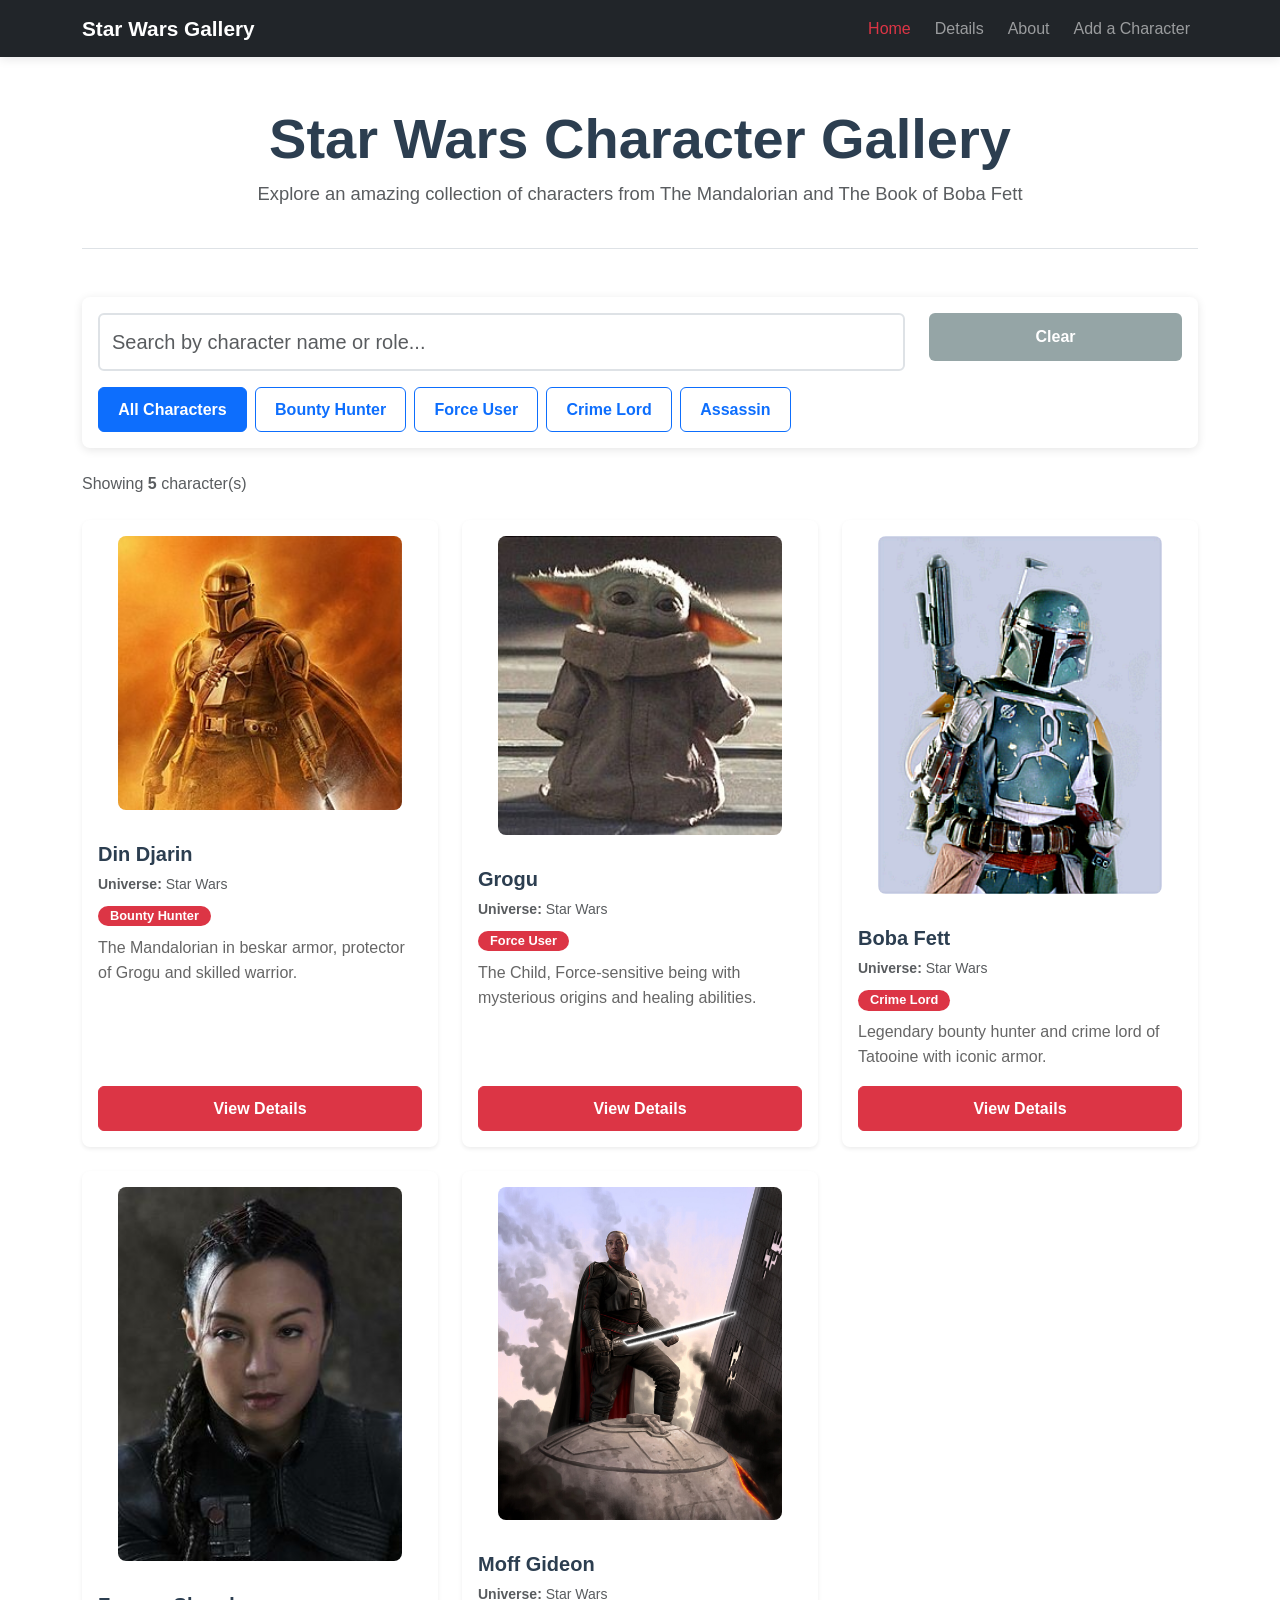
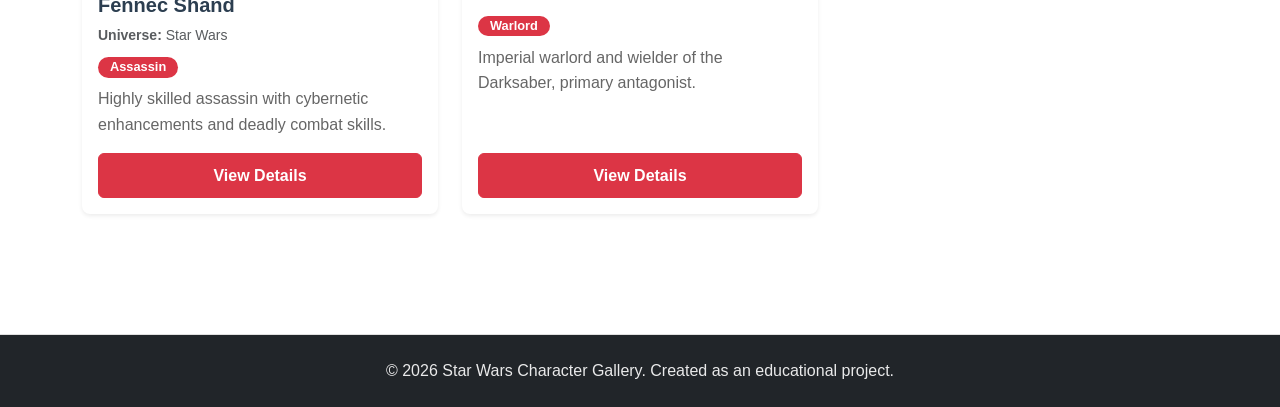
<file: index.html>
<!DOCTYPE html>
<html lang="en">

<head>
    <meta charset="UTF-8">
    <meta name="viewport" content="width=device-width, initial-scale=1.0">
    <title>Star Wars Character Gallery - The Ultimate Collection</title>
    <link href="https://cdn.jsdelivr.net/npm/bootstrap@5.3.0/dist/css/bootstrap.min.css" rel="stylesheet">
    <link rel="stylesheet" href="styles.css">
</head>

<body class="d-flex flex-column min-vh-100">
    <!-- Navigation Bar -->
    <nav class="navbar navbar-expand-lg navbar-dark bg-dark">
        <div class="container-lg">
            <a class="navbar-brand fw-bold" href="index.html"> Star Wars Gallery</a>
            <button class="navbar-toggler" type="button" data-bs-toggle="collapse" data-bs-target="#navbarNav">
                <span class="navbar-toggler-icon"></span>
            </button>
            <div class="collapse navbar-collapse" id="navbarNav">
                <ul class="navbar-nav ms-auto">
                    <li class="nav-item"><a class="nav-link active" href="index.html">Home</a></li>
                    <li class="nav-item"><a class="nav-link" href="details.html">Details</a></li>
                    <li class="nav-item"><a class="nav-link" href="about.html">About</a></li>
                    <li class="nav-item"><a class="nav-link" href="new-character-form.html">Add a Character</a></li>
                </ul>
            </div>
        </div>
    </nav>

    <!-- Main Content -->
    <main class="flex-grow-1">
        <div class="container-lg py-5">
            <div class="page-header text-center mb-5 pb-4 border-bottom">
                <h1 class="display-4 fw-bold">Star Wars Character Gallery</h1>
                <p class="lead text-muted">Explore an amazing collection of characters from The Mandalorian and The Book
                    of Boba Fett</p>
            </div>

            <!-- Search and Filter Section -->
            <div class="card mb-4">
                <div class="card-body">
                    <div class="row mb-3">
                        <div class="col-md-9">
                            <input type="text" placeholder="Search by character name or role..."
                                class="form-control form-control-lg">
                        </div>
                        <div class="col-md-3">
                            <button class="btn btn-secondary w-100">Clear</button>
                        </div>
                    </div>
                    <div class="filter-buttons d-flex flex-wrap gap-2">
                        <button class="btn btn-outline-primary active">All Characters</button>
                        <button class="btn btn-outline-primary">Bounty Hunter</button>
                        <button class="btn btn-outline-primary">Force User</button>
                        <button class="btn btn-outline-primary">Crime Lord</button>
                        <button class="btn btn-outline-primary">Assassin</button>
                    </div>
                </div>
            </div>

            <!-- Results Counter -->
            <div class="mb-4 text-muted">
                Showing <span class="fw-bold">5</span> character(s)
            </div>

            <!-- Characters Grid -->
            <div class="row" id="charactersGrid">
                <!-- Din Djarin Card -->
                <div class="col-md-6 col-lg-4 mb-4">
                    <div class="card h-100 character-card shadow-sm">
                        <div class="card-img-top-wrapper">
                            <img src="images/TheMandalorian.jpg" class="card-img-top" alt="Din Djarin">
                        </div>
                        <div class="card-body d-flex flex-column">
                            <h5 class="card-title">Din Djarin</h5>
                            <p class="text-muted small mb-2"><strong>Universe:</strong> Star Wars</p>
                            <p class="mb-2"><span class="badge bg-danger">Bounty Hunter</span></p>
                            <p class="card-text flex-grow-1">The Mandalorian in beskar armor, protector of Grogu and
                                skilled warrior.</p>
                            <a href="details.html" class="btn btn-danger">View Details</a>
                        </div>
                    </div>
                </div>

                <!-- Grogu Card -->
                <div class="col-md-6 col-lg-4 mb-4">
                    <div class="card h-100 character-card shadow-sm">
                        <div class="card-img-top-wrapper">
                            <img src="images/Grogu_(Star_Wars).jpg" class="card-img-top" alt="Grogu">
                        </div>
                        <div class="card-body d-flex flex-column">
                            <h5 class="card-title">Grogu</h5>
                            <p class="text-muted small mb-2"><strong>Universe:</strong> Star Wars</p>
                            <p class="mb-2"><span class="badge bg-danger">Force User</span></p>
                            <p class="card-text flex-grow-1">The Child, Force-sensitive being with mysterious origins
                                and healing abilities.</p>
                            <a href="details.html" class="btn btn-danger">View Details</a>
                        </div>
                    </div>
                </div>

                <!-- Boba Fett Card -->
                <div class="col-md-6 col-lg-4 mb-4">
                    <div class="card h-100 character-card shadow-sm">
                        <div class="card-img-top-wrapper">
                            <img src="images/FettbobaJB.png" class="card-img-top" alt="Boba Fett">
                        </div>
                        <div class="card-body d-flex flex-column">
                            <h5 class="card-title">Boba Fett</h5>
                            <p class="text-muted small mb-2"><strong>Universe:</strong> Star Wars</p>
                            <p class="mb-2"><span class="badge bg-danger">Crime Lord</span></p>
                            <p class="card-text flex-grow-1">Legendary bounty hunter and crime lord of Tatooine with
                                iconic armor.</p>
                            <a href="details.html" class="btn btn-danger">View Details</a>
                        </div>
                    </div>
                </div>

                <!-- Fennec Shand Card -->
                <div class="col-md-6 col-lg-4 mb-4">
                    <div class="card h-100 character-card shadow-sm">
                        <div class="card-img-top-wrapper">
                            <img src="images/Fennec_Shand.jpg" class="card-img-top" alt="Fennec Shand">
                        </div>
                        <div class="card-body d-flex flex-column">
                            <h5 class="card-title">Fennec Shand</h5>
                            <p class="text-muted small mb-2"><strong>Universe:</strong> Star Wars</p>
                            <p class="mb-2"><span class="badge bg-danger">Assassin</span></p>
                            <p class="card-text flex-grow-1">Highly skilled assassin with cybernetic enhancements and
                                deadly combat skills.</p>
                            <a href="details.html" class="btn btn-danger">View Details</a>
                        </div>
                    </div>
                </div>

                <!-- Moff Gideon Card -->
                <div class="col-md-6 col-lg-4 mb-4">
                    <div class="card h-100 character-card shadow-sm">
                        <div class="card-img-top-wrapper">
                            <img src="images/moff-gideon.jpg" class="card-img-top" alt="Moff Gideon">
                        </div>
                        <div class="card-body d-flex flex-column">
                            <h5 class="card-title">Moff Gideon</h5>
                            <p class="text-muted small mb-2"><strong>Universe:</strong> Star Wars</p>
                            <p class="mb-2"><span class="badge bg-danger">Warlord</span></p>
                            <p class="card-text flex-grow-1">Imperial warlord and wielder of the Darksaber, primary
                                antagonist.</p>
                            <a href="details.html" class="btn btn-danger">View Details</a>
                        </div>
                    </div>
                </div>
            </div>
        </div>
    </main>

    <!-- Footer -->
    <footer class="bg-dark text-white text-center py-4 mt-5">
        <p class="mb-0">&copy; 2026 Star Wars Character Gallery. Created as an educational project.</p>
    </footer>

    <script src="https://cdn.jsdelivr.net/npm/bootstrap@5.3.0/dist/js/bootstrap.bundle.min.js"></script>

</body>

</html>
</file>
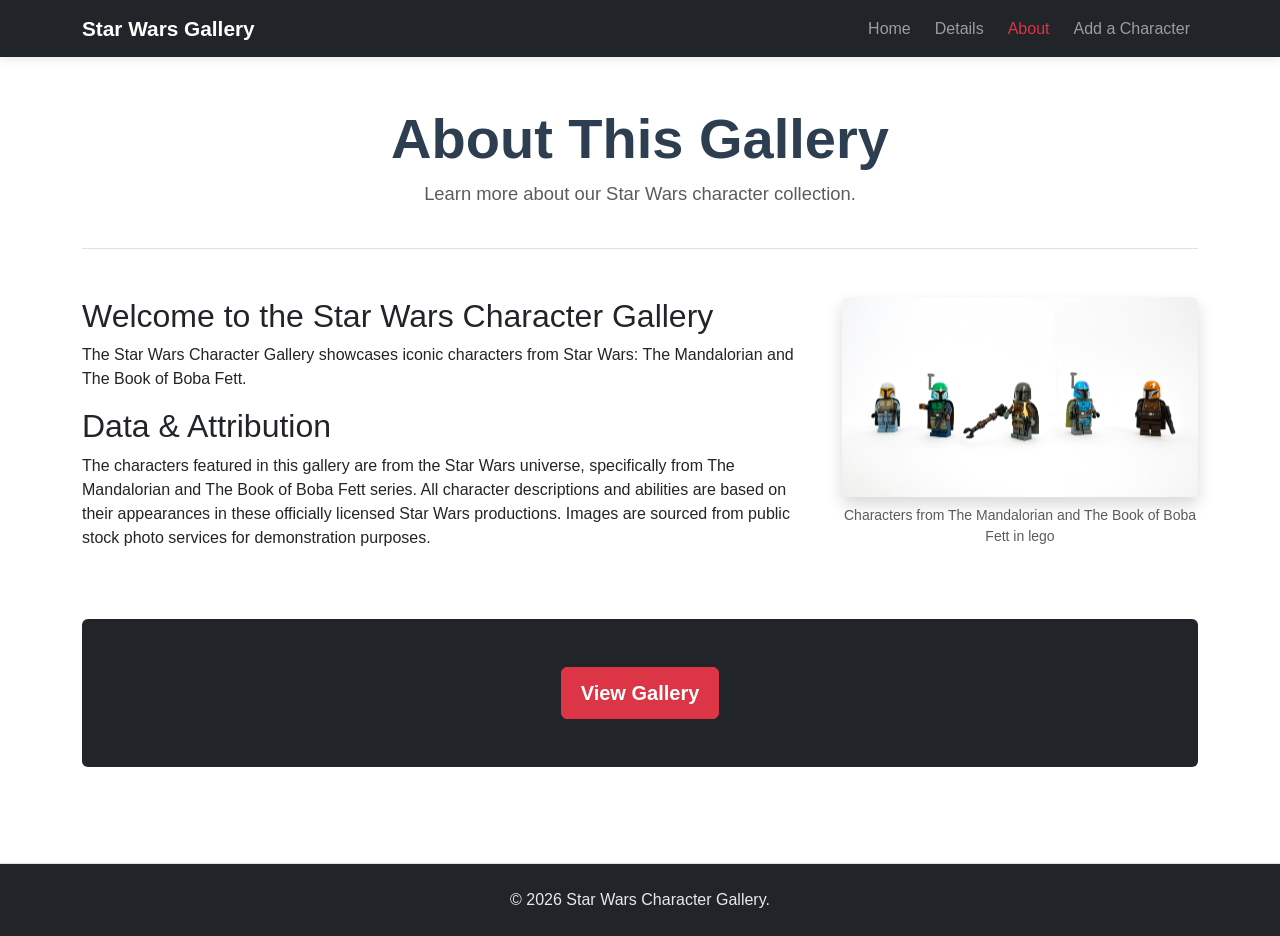
<file: about.html>
<!DOCTYPE html>
<html lang="en">

<head>
    <meta charset="UTF-8">
    <meta name="viewport" content="width=device-width, initial-scale=1.0">
    <title>About - Star Wars Character Gallery</title>
    <link href="https://cdn.jsdelivr.net/npm/bootstrap@5.3.0/dist/css/bootstrap.min.css" rel="stylesheet">
    <link rel="stylesheet" href="styles.css">
</head>

<body class="d-flex flex-column min-vh-100">
    <!-- Navigation Bar -->
    <nav class="navbar navbar-expand-lg navbar-dark bg-dark">
        <div class="container-lg">
            <a class="navbar-brand fw-bold" href="index.html">Star Wars Gallery</a>
            <button class="navbar-toggler" type="button" data-bs-toggle="collapse" data-bs-target="#navbarNav">
                <span class="navbar-toggler-icon"></span>
            </button>
            <div class="collapse navbar-collapse" id="navbarNav">
                <ul class="navbar-nav ms-auto">
                    <li class="nav-item"><a class="nav-link" href="index.html">Home</a></li>
                    <li class="nav-item"><a class="nav-link" href="details.html">Details</a></li>
                    <li class="nav-item"><a class="nav-link active" href="about.html">About</a></li>
                    <li class="nav-item"><a class="nav-link" href="new-character-form.html">Add a Character</a></li>
                </ul>
            </div>
        </div>
    </nav>

    <!-- Main Content -->
    <main class="flex-grow-1">
        <div class="container-lg py-5">
            <div class="page-header text-center mb-5 pb-4 border-bottom">
                <h1 class="display-4 fw-bold">About This Gallery</h1>
                <p class="lead text-muted">Learn more about our Star Wars character collection.</p>
            </div>

            <div class="row">
                <div class="col-lg-8 mb-4 mb-lg-0">
                    <h2>Welcome to the Star Wars Character Gallery</h2>
                    <p>
                        The Star Wars Character Gallery showcases iconic characters from Star Wars: The Mandalorian and
                        The Book of Boba Fett.
                    </p>

                    <h2>Data & Attribution</h2>
                    <p>
                        The characters featured in this gallery are from the Star Wars universe, specifically from The
                        Mandalorian and The Book of Boba Fett series.
                        All character descriptions and abilities are based on their appearances in these officially
                        licensed Star Wars productions.
                        Images are sourced from public stock photo services for demonstration purposes.
                    </p>


                </div>

                <div class="col-lg-4">
                    <div class="mb-4">
                        <img src="images/lego.jpg" class="img-fluid rounded shadow" alt="Star Wars characters">
                        <p class="text-muted small text-center mt-2">Characters from The Mandalorian and The Book of
                            Boba Fett in lego</p>
                    </div>
                </div>
            </div>

            <div class="bg-dark text-white p-5 rounded mt-5 text-center">
                <a href="index.html" class="btn btn-danger btn-lg">View Gallery</a>
            </div>
    </main>

    <!-- Footer -->
    <footer class="bg-dark text-white text-center py-4 mt-5">
        <p class="mb-0">&copy; 2026 Star Wars Character Gallery.</p>
    </footer>

    <script src="https://cdn.jsdelivr.net/npm/bootstrap@5.3.0/dist/js/bootstrap.bundle.min.js"></script>
</body>

</html>
</file>
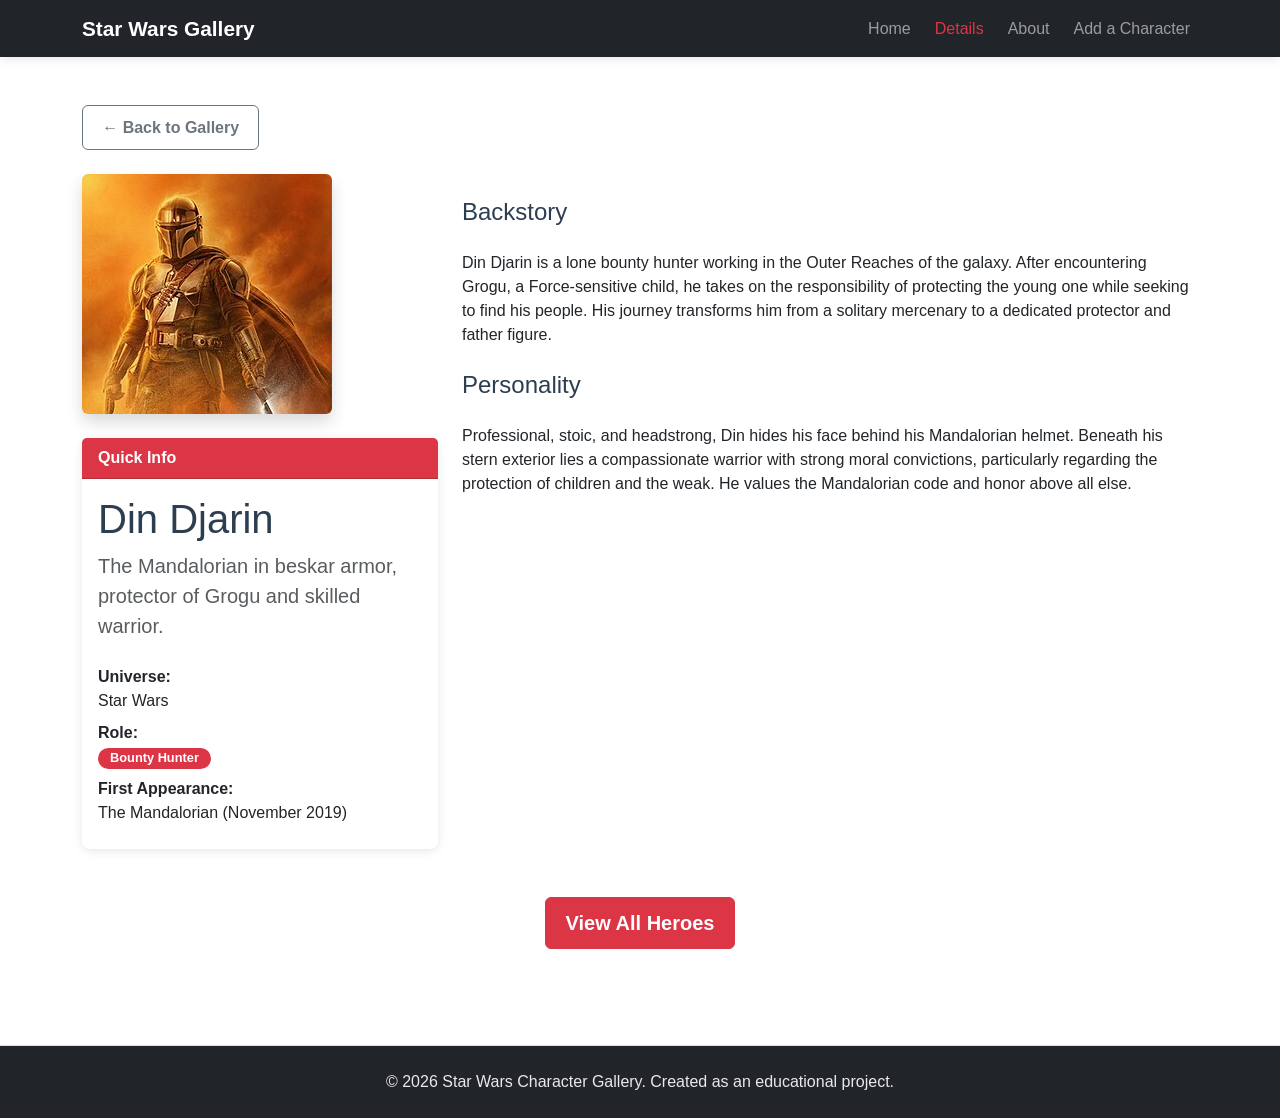
<file: details.html>
<!DOCTYPE html>
<html lang="en">

<head>
    <meta charset="UTF-8">
    <meta name="viewport" content="width=device-width, initial-scale=1.0">
    <title>Character Details - Star Wars Character Gallery</title>
    <link href="https://cdn.jsdelivr.net/npm/bootstrap@5.3.0/dist/css/bootstrap.min.css" rel="stylesheet">
    <link rel="stylesheet" href="styles.css">
</head>

<body class="d-flex flex-column min-vh-100">
    <!-- Navigation Bar -->
    <nav class="navbar navbar-expand-lg navbar-dark bg-dark">
        <div class="container-lg">
            <a class="navbar-brand fw-bold" href="index.html"> Star Wars Gallery</a>
            <button class="navbar-toggler" type="button" data-bs-toggle="collapse" data-bs-target="#navbarNav">
                <span class="navbar-toggler-icon"></span>
            </button>
            <div class="collapse navbar-collapse" id="navbarNav">
                <ul class="navbar-nav ms-auto">
                    <li class="nav-item"><a class="nav-link" href="index.html">Home</a></li>
                    <li class="nav-item"><a class="nav-link active" href="details.html">Details</a></li>
                    <li class="nav-item"><a class="nav-link" href="about.html">About</a></li>
                    <li class="nav-item"><a class="nav-link" href="new-character-form.html">Add a Character</a></li>
                </ul>
            </div>
        </div>
    </nav>

    <!-- Main Content -->
    <main class="flex-grow-1">
        <div class="container-lg py-5">
            <div class="character-details">
                <a href="index.html" class="btn btn-outline-secondary mb-4">&larr; Back to Gallery</a>

                <div class="row">
                    <div class="col-md-4">
                        <div class="mb-4">
                            <img src="images/TheMandalorian.jpg" class="img-fluid rounded shadow" alt="Din Djarin">
                        </div>
                        <div class="card">
                            <div class="card-header bg-danger text-white"><strong>Quick Info</strong></div>

                            <div class="card-body">
                                <h1 class="mb-2">Din Djarin</h1>
                                <p class="lead text-muted mb-4">The Mandalorian in beskar armor, protector of Grogu and
                                    skilled
                                    warrior.</p>
                                <p class="mb-2"><strong>Universe:</strong><br>Star Wars</p>
                                <p class="mb-2"><strong>Role:</strong><br><span class="badge bg-danger">Bounty
                                        Hunter</span></p>
                                <p class="mb-2"><strong>First Appearance:</strong><br>The Mandalorian (November 2019)
                                </p>
                            </div>
                        </div>
                    </div>

                    <div class="col-md-8">
                        <h2 class="mt-4 mb-3">Backstory</h2>
                        <p>Din Djarin is a lone bounty hunter working in the Outer Reaches of the galaxy. After
                            encountering Grogu, a Force-sensitive child, he takes on the responsibility of protecting
                            the young one while seeking to find his people. His journey transforms him from a solitary
                            mercenary to a dedicated protector and father figure.</p>

                        <h2 class="mt-4 mb-3">Personality</h2>
                        <p>Professional, stoic, and headstrong, Din hides his face behind his Mandalorian helmet.
                            Beneath his stern exterior lies a compassionate warrior with strong moral convictions,
                            particularly regarding the protection of children and the weak. He values the Mandalorian
                            code and honor above all else.</p>


                    </div>
                </div>

                <div class="text-center mt-5">
                    <a href="index.html" class="btn btn-danger btn-lg">View All Heroes</a>
                </div>
            </div>
        </div>
    </main>

    <!-- Footer -->
    <footer class="bg-dark text-white text-center py-4 mt-5">
        <p class="mb-0">&copy; 2026 Star Wars Character Gallery. Created as an educational project.</p>
    </footer>

    <script src="https://cdn.jsdelivr.net/npm/bootstrap@5.3.0/dist/js/bootstrap.bundle.min.js"></script>
</body>

</html>
</file>
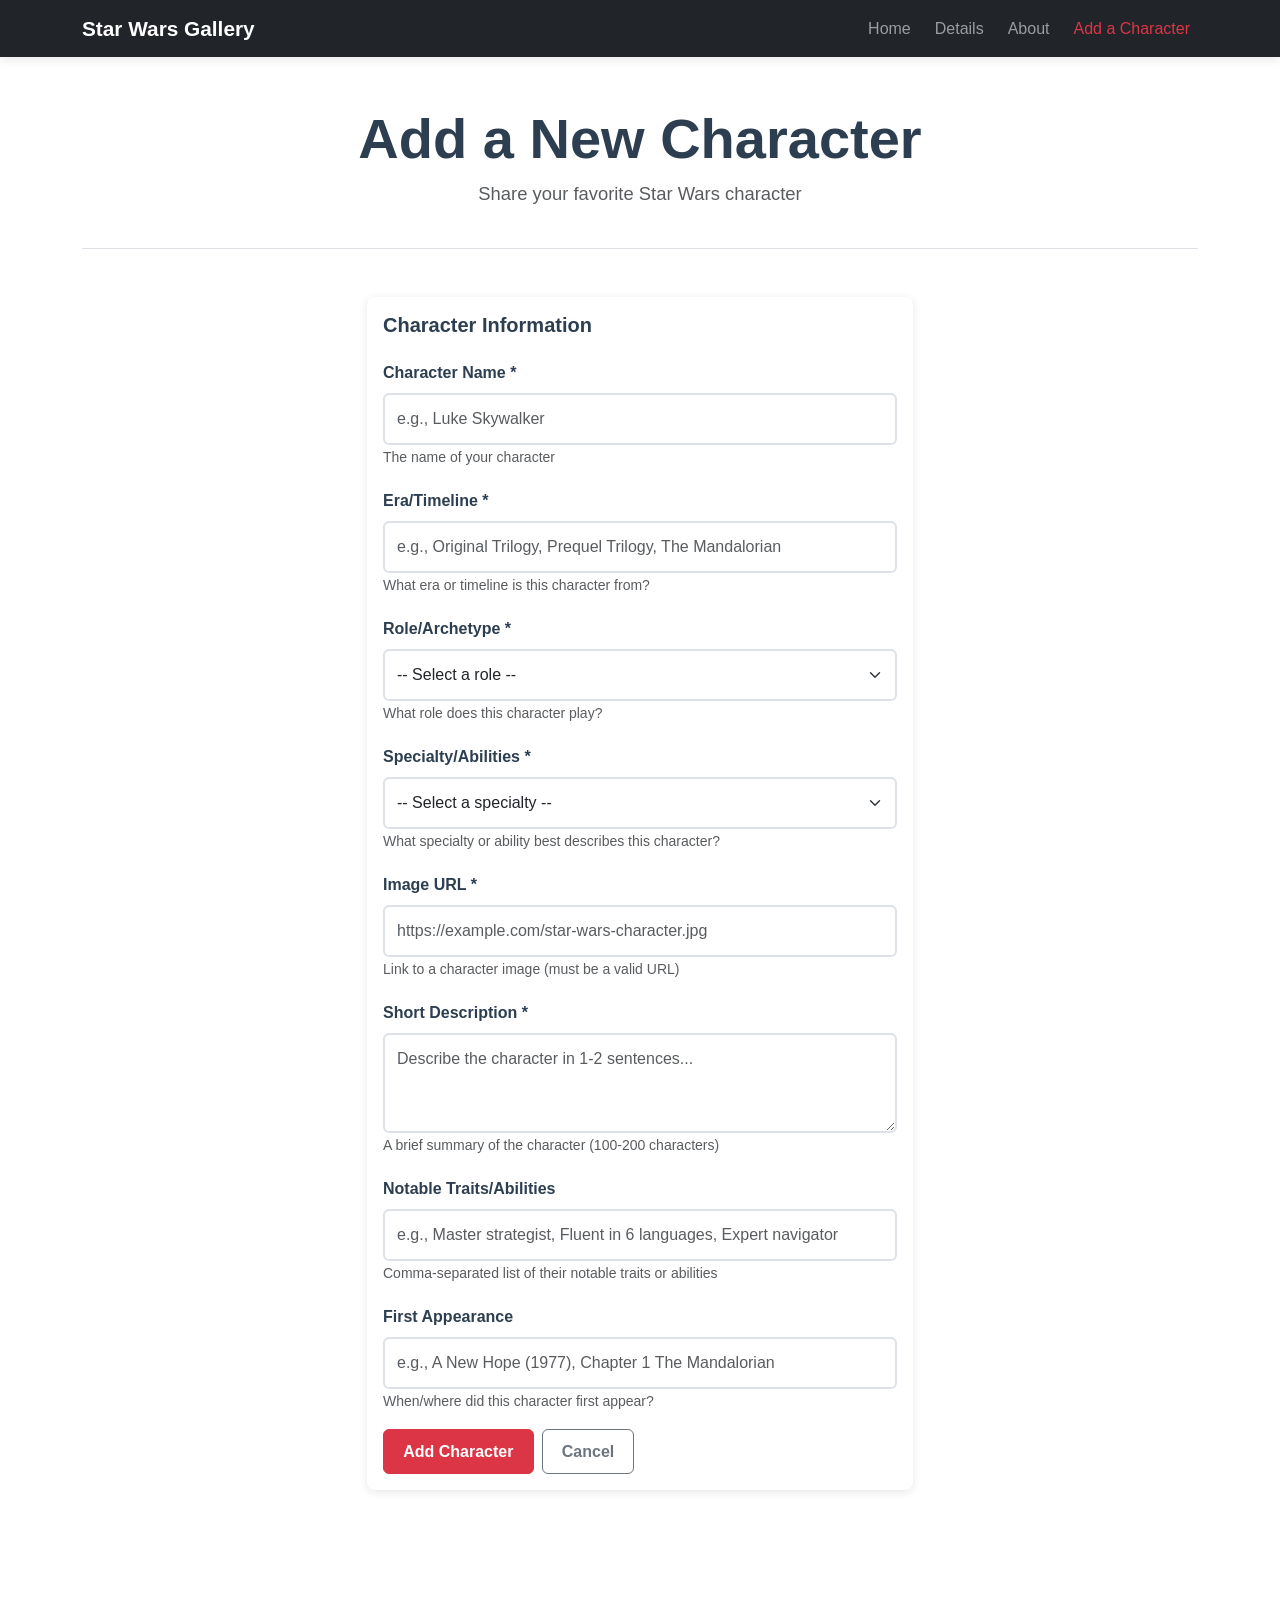
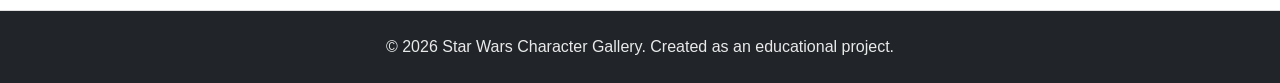
<file: new-character-form.html>
<!DOCTYPE html>
<html lang="en">

<head>
    <meta charset="UTF-8">
    <meta name="viewport" content="width=device-width, initial-scale=1.0">
    <title>Add a Character - Star Wars Character Gallery</title>
    <link href="https://cdn.jsdelivr.net/npm/bootstrap@5.3.0/dist/css/bootstrap.min.css" rel="stylesheet">
    <link rel="stylesheet" href="styles.css">
</head>

<body class="d-flex flex-column min-vh-100">
    <!-- Navigation Bar -->
    <nav class="navbar navbar-expand-lg navbar-dark bg-dark">
        <div class="container-lg">
            <a class="navbar-brand fw-bold" href="index.html"> Star Wars Gallery</a>
            <button class="navbar-toggler" type="button" data-bs-toggle="collapse" data-bs-target="#navbarNav">
                <span class="navbar-toggler-icon"></span>
            </button>
            <div class="collapse navbar-collapse" id="navbarNav">
                <ul class="navbar-nav ms-auto">
                    <li class="nav-item"><a class="nav-link" href="index.html">Home</a></li>
                    <li class="nav-item"><a class="nav-link" href="details.html">Details</a></li>
                    <li class="nav-item"><a class="nav-link" href="about.html">About</a></li>
                    <li class="nav-item"><a class="nav-link active" href="new-character-form.html">Add a Character</a>
                    </li>
                </ul>
            </div>
        </div>
    </nav>

    <!-- Main Content -->
    <main class="flex-grow-1">
        <div class="container-lg py-5">
            <div class="page-header text-center mb-5 pb-4 border-bottom">
                <h1 class="display-4 fw-bold">Add a New Character</h1>
                <p class="lead text-muted">Share your favorite Star Wars character</p>
            </div>

            <div class="row justify-content-center">
                <div class="col-lg-6">
                    <div class="card mb-4">
                        <div class="card-body">
                            <h5 class="card-title mb-4">Character Information</h5>
                            <form id="characterForm">
                                <div class="mb-3">
                                    <label for="characterName" class="form-label"><strong>Character Name
                                            *</strong></label>
                                    <input type="text" id="characterName" name="name" placeholder="e.g., Luke Skywalker"
                                        required class="form-control">
                                    <small class="form-text text-muted">The name of your character</small>
                                </div>

                                <div class="mb-3">
                                    <label for="universe" class="form-label"><strong>Era/Timeline
                                            *</strong></label>
                                    <input type="text" id="universe" name="universe"
                                        placeholder="e.g., Original Trilogy, Prequel Trilogy, The Mandalorian" required
                                        class="form-control">
                                    <small class="form-text text-muted">What era or timeline is this character
                                        from?</small>
                                </div>

                                <div class="mb-3">
                                    <label for="role" class="form-label"><strong>Role/Archetype *</strong></label>
                                    <select id="role" name="role" required class="form-select">
                                        <option value="">-- Select a role --</option>
                                        <option value="Hero">Hero</option>
                                        <option value="Villain">Villain</option>
                                        <option value="Anti-hero">Anti-hero</option>
                                        <option value="Supporting">Supporting Character</option>
                                        <option value="Boss">Boss/Antagonist</option>
                                    </select>
                                    <small class="form-text text-muted">What role does this character play?</small>
                                </div>

                                <div class="mb-3">
                                    <label for="category" class="form-label"><strong>Specialty/Abilities
                                            *</strong></label>
                                    <select id="category" name="category" required class="form-select">
                                        <option value="">-- Select a specialty --</option>
                                        <option value="Force Users">Force Users</option>
                                        <option value="Lightsaber Combat">Lightsaber Combat</option>
                                        <option value="Piloting">Piloting</option>
                                        <option value="Diplomacy">Diplomacy</option>
                                        <option value="Bounty Hunter">Bounty Hunter</option>
                                        <option value="Smuggling">Smuggling</option>
                                        <option value="Droid">Droid</option>
                                        <option value="Other">Other</option>
                                    </select>
                                    <small class="form-text text-muted">What specialty or ability best describes this
                                        character?</small>
                                </div>

                                <div class="mb-3">
                                    <label for="imageUrl" class="form-label"><strong>Image URL *</strong></label>
                                    <input type="url" id="imageUrl" name="imageUrl"
                                        placeholder="https://example.com/star-wars-character.jpg" required
                                        class="form-control">
                                    <small class="form-text text-muted">Link to a character image (must be a valid
                                        URL)</small>
                                </div>

                                <div class="mb-3">
                                    <label for="shortDescription" class="form-label"><strong>Short Description
                                            *</strong></label>
                                    <textarea id="shortDescription" name="shortDescription"
                                        placeholder="Describe the character in 1-2 sentences..." rows="3" required
                                        class="form-control"></textarea>
                                    <small class="form-text text-muted">A brief summary of the character (100-200
                                        characters)</small>
                                </div>

                                <div class="mb-3">
                                    <label for="powers" class="form-label">Notable Traits/Abilities</label>
                                    <input type="text" id="powers" name="powers"
                                        placeholder="e.g., Master strategist, Fluent in 6 languages, Expert navigator"
                                        class="form-control">
                                    <small class="form-text text-muted">Comma-separated list of their notable traits or
                                        abilities</small>
                                </div>

                                <div class="mb-3">
                                    <label for="firstAppearance" class="form-label">First Appearance</label>
                                    <input type="text" id="firstAppearance" name="firstAppearance"
                                        placeholder="e.g., A New Hope (1977), Chapter 1 The Mandalorian"
                                        class="form-control">
                                    <small class="form-text text-muted">When/where did this character first
                                        appear?</small>
                                </div>

                                <div class="d-grid gap-2 d-sm-flex justify-content-sm-start">
                                    <button type="submit" class="btn btn-danger">Add Character</button>
                                    <a href="index.html" class="btn btn-outline-secondary">Cancel</a>
                                </div>
                            </form>
                        </div>
                    </div>
                </div>
            </div>
    </main>

    <!-- Footer -->
    <footer class="bg-dark text-white text-center py-4 mt-5">
        <p class="mb-0">&copy; 2026 Star Wars Character Gallery. Created as an educational project.</p>
    </footer>

    <script src="https://cdn.jsdelivr.net/npm/bootstrap@5.3.0/dist/js/bootstrap.bundle.min.js"></script>
</body>

</html>
</file>
<file: styles.css>
/* ===========================
   Bootstrap Customization
   Superhero Gallery
   =========================== */

:root {
    --primary-color: #2c3e50;
    --secondary-color: #dc3545;
    --accent-color: #0d6efd;
}

body {
    font-family: 'Segoe UI', Tahoma, Geneva, Verdana, sans-serif;
}

.min-vh-100 {
    min-height: 100vh;
}

.flex-grow-1 {
    flex-grow: 1;
}

/* ===========================
   Page Header
   =========================== */

.page-header {
    margin-bottom: 2rem;
    padding-bottom: 1.5rem;
}

.page-header h1 {
    color: var(--primary-color);
    font-weight: 700;
}

.page-header .lead {
    font-size: 1.15rem;
}

/* ===========================
   Character Cards
   =========================== */

.character-card {
    transition: all 0.3s ease;
    border: none;
    height: 100%;
}

.character-card:hover {
    transform: translateY(-8px);
    box-shadow: 0 8px 20px rgba(0, 0, 0, 0.15) !important;
}

.card-img-top-wrapper {
    width: 80%;
    margin: 0 auto;
    padding: 1rem 0;
    text-align: center;
}

.card-img-top {
    max-width: 100%;
    border-radius: 8px;
}

.card-title {
    color: var(--primary-color);
    font-weight: 600;
}

.badge {
    font-weight: 600;
}

.card-text {
    color: #666;
    line-height: 1.6;
}

/* ===========================
   Forms
   =========================== */

.form-control,
.form-select {
    border: 2px solid #dee2e6;
    border-radius: 6px;
    padding: 0.75rem;
    transition: all 0.3s ease;
}

.form-control:focus,
.form-select:focus {
    border-color: var(--accent-color);
    box-shadow: 0 0 0 0.2rem rgba(13, 110, 253, 0.25);
}

.form-label {
    color: var(--primary-color);
    font-weight: 600;
    margin-bottom: 0.5rem;
}

.form-control.is-invalid {
    border-color: #dc3545;
}

.form-control.is-valid {
    border-color: #198754;
}

/* ===========================
   Filter Buttons
   =========================== */

.filter-btn {
    transition: all 0.3s ease;
}

.filter-btn.active {
    background-color: var(--accent-color);
    border-color: var(--accent-color);
    color: white;
}

.filter-btn.active:hover {
    background-color: #0b5ed7;
    border-color: #0b5ed7;
}

/* ===========================
   Navbar
   =========================== */

.navbar {
    box-shadow: 0 2px 10px rgba(0, 0, 0, 0.1);
}

.navbar-brand {
    font-size: 1.3rem;
    font-weight: 700;
}

.nav-link {
    transition: all 0.3s ease;
    margin-left: 0.5rem;
}

.nav-link:hover,
.nav-link.active {
    color: var(--secondary-color) !important;
}

/* ===========================
   Buttons
   =========================== */

.btn {
    font-weight: 600;
    border-radius: 6px;
    padding: 0.6rem 1.2rem;
    transition: all 0.3s ease;
}

.btn-danger {
    background-color: var(--secondary-color);
    border-color: var(--secondary-color);
}

.btn-danger:hover {
    background-color: #c82333;
    border-color: #c82333;
    transform: translateY(-2px);
}

.btn-outline-primary:not(.active) {
    color: var(--accent-color);
    border-color: var(--accent-color);
}

.btn-outline-primary:not(.active):hover {
    background-color: var(--accent-color);
    border-color: var(--accent-color);
}

/* ===========================
   Cards
   =========================== */

.card {
    border: none;
    box-shadow: 0 2px 10px rgba(0, 0, 0, 0.1);
    border-radius: 8px;
    transition: all 0.3s ease;
}

.card-header {
    border-radius: 0;
    font-weight: 600;
}

.card:hover {
    box-shadow: 0 4px 15px rgba(0, 0, 0, 0.15);
}

/* ===========================
   Lists
   =========================== */

.list-group-item {
    border-left: 3px solid var(--secondary-color);
    background-color: #f8f9fa;
    padding: 0.75rem 1rem;
}

.list-group-item:first-child {
    border-top-left-radius: 6px;
}

.list-group-item:last-child {
    border-bottom-left-radius: 6px;
}

/* ===========================
   Alerts
   =========================== */

.alert {
    border-radius: 8px;
    border: none;
}

.alert-warning {
    background-color: #fff3cd;
    color: #664d03;
}

.alert-success {
    background-color: #d1e7dd;
    color: #0f5132;
}

/* ===========================
   Footer
   =========================== */

footer {
    background-color: var(--primary-color);
    border-top: 1px solid #e0e0e0;
}

footer p {
    opacity: 0.9;
}

/* ===========================
   Responsive Utilities
   =========================== */

@media (max-width: 768px) {
    .page-header h1 {
        font-size: 1.8rem;
    }

    .page-header .lead {
        font-size: 1rem;
    }

    .filter-buttons {
        gap: 0.5rem;
    }

    .filter-btn {
        padding: 0.5rem 0.8rem;
        font-size: 0.85rem;
    }
}

@media (max-width: 480px) {
    .btn {
        width: 100%;
        margin-bottom: 0.5rem;
    }
}

/* ===========================
   Search Section
   =========================== */

.search-section {
    background: white;
    padding: 2rem;
    border-radius: 8px;
    box-shadow: 0 2px 10px rgba(0, 0, 0, 0.1);
    margin-bottom: 2rem;
}

.search-container {
    display: flex;
    gap: 1rem;
    margin-bottom: 1.5rem;
}

.search-bar {
    flex: 1;
    padding: 0.75rem 1rem;
    border: 2px solid var(--border-color);
    border-radius: 6px;
    font-size: 1rem;
    transition: var(--transition);
}

.search-bar:focus {
    outline: none;
    border-color: var(--accent-color);
    box-shadow: 0 0 0 3px rgba(52, 152, 219, 0.1);
}

.filter-buttons {
    display: flex;
    gap: 0.75rem;
    flex-wrap: wrap;
}

.filter-btn {
    padding: 0.6rem 1.2rem;
    border: 2px solid var(--border-color);
    background: white;
    color: var(--text-color);
    border-radius: 25px;
    cursor: pointer;
    transition: var(--transition);
    font-weight: 500;
}

.filter-btn:hover {
    border-color: var(--accent-color);
    color: var(--accent-color);
}

.filter-btn.active {
    background: var(--accent-color);
    color: white;
    border-color: var(--accent-color);
}

.btn-secondary {
    padding: 0.75rem 1.5rem;
    background: #95a5a6;
    color: white;
    border: none;
    border-radius: 6px;
    cursor: pointer;
    transition: var(--transition);
    font-weight: 600;
}

.btn-secondary:hover {
    background: #7f8c8d;
}

/* ===========================
   Results Info
   =========================== */

.results-info {
    padding: 1rem;
    color: #7f8c8d;
    font-size: 0.95rem;
    margin-bottom: 1.5rem;
}

/* ===========================
   Characters Grid
   =========================== */

.characters-grid {
    display: grid;
    grid-template-columns: repeat(3, 1fr);
    gap: 2rem;
    margin-bottom: 2rem;
}

.character-card {
    background: white;
    border-radius: 8px;
    overflow: hidden;
    box-shadow: var(--shadow);
    transition: var(--transition);
    display: flex;
    flex-direction: column;
}

.character-card:hover {
    transform: translateY(-8px);
    box-shadow: 0 8px 20px rgba(0, 0, 0, 0.15);
}

.card-image {
    width: 80%;
    height: 250px;
    overflow: hidden;
    background: linear-gradient(135deg, var(--light-bg) 0%, #d5dbdb 100%);
    margin: 0 auto;
}

.card-image img {
    width: 100%;
    height: 100%;
    object-fit: cover;
    transition: var(--transition);
}

.character-card:hover .card-image img {
    transform: scale(1.05);
}

.card-content {
    padding: 1.5rem;
    display: flex;
    flex-direction: column;
    flex: 1;
}

.card-content h3 {
    font-size: 1.3rem;
    color: var(--primary-color);
    margin-bottom: 0.5rem;
}

.universe {
    font-size: 0.9rem;
    color: #7f8c8d;
    margin-bottom: 0.5rem;
}

.category {
    margin-bottom: 1rem;
}

.badge {
    display: inline-block;
    background: var(--secondary-color);
    color: white;
    padding: 0.25rem 0.75rem;
    border-radius: 20px;
    font-size: 0.8rem;
    font-weight: 600;
}

.summary {
    flex: 1;
    font-size: 0.95rem;
    color: #555;
    margin-bottom: 1rem;
}

/* ===========================
   Buttons
   =========================== */

.btn-primary {
    display: inline-block;
    padding: 0.75rem 1.5rem;
    background: var(--secondary-color);
    color: white;
    text-decoration: none;
    border-radius: 6px;
    cursor: pointer;
    border: none;
    font-weight: 600;
    transition: var(--transition);
    text-align: center;
}

.btn-primary:hover {
    background: #c0392b;
    transform: translateY(-2px);
}

.btn-tertiary {
    display: inline-block;
    padding: 0.75rem 1.5rem;
    background: #ecf0f1;
    color: var(--text-color);
    text-decoration: none;
    border-radius: 6px;
    cursor: pointer;
    border: 1px solid var(--border-color);
    font-weight: 600;
    transition: var(--transition);
    text-align: center;
}

.btn-tertiary:hover {
    background: #bdc3c7;
}

/* ===========================
   No Results Message
   =========================== */

.no-results {
    background: #ffe6e6;
    border-left: 4px solid var(--secondary-color);
    padding: 2rem;
    border-radius: 6px;
    text-align: center;
    color: #c0392b;
}

.no-results p {
    margin: 0;
    font-size: 1.1rem;
}

/* ===========================
   Details Page
   =========================== */

.details-page {
    background: white;
    padding: 2rem;
    border-radius: 8px;
    box-shadow: var(--shadow);
}

.back-link {
    display: inline-block;
    margin-bottom: 1.5rem;
    color: var(--accent-color);
    text-decoration: none;
    font-weight: 600;
    transition: var(--transition);
}

.back-link:hover {
    color: var(--secondary-color);
}

.character-details h1 {
    font-size: 2.5rem;
    color: var(--primary-color);
    margin-bottom: 0.5rem;
}

.character-details h2 {
    font-size: 1.5rem;
    color: var(--primary-color);
    margin: 1.5rem 0 0.75rem 0;
    border-bottom: 2px solid var(--light-bg);
    padding-bottom: 0.5rem;
}

.tagline {
    font-size: 1.1rem;
    color: #7f8c8d;
    font-style: italic;
    margin-bottom: 1.5rem;
}

.details-layout {
    display: grid;
    gap: 2rem;
}

.details-image {
    text-align: center;
}

.details-image img {
    width: 100%;
    max-width: 300px;
    border-radius: 8px;
    box-shadow: var(--shadow);
}

.info-box {
    background: var(--light-bg);
    padding: 1.5rem;
    border-radius: 8px;
    margin-top: 1.5rem;
}

.info-box h3 {
    color: var(--primary-color);
    margin-bottom: 1rem;
    border-bottom: 2px solid white;
    padding-bottom: 0.5rem;
}

.info-box p {
    margin-bottom: 0.75rem;
    font-size: 0.95rem;
}

.abilities-list {
    list-style: none;
    padding: 0;
}

.abilities-list li {
    padding: 0.75rem 0.75rem 0.75rem 2rem;
    background: url('data:image/svg+xml,<svg xmlns="http://www.w3.org/2000/svg" width="16" height="16" viewBox="0 0 16 16"><path fill="%23e74c3c" d="M6.5 12L1 6.5l1.4-1.4L6.5 9.2l7.1-7.1L15 3.5z"/></svg>') no-repeat 0 0.5rem;
    background-size: 1rem;
    margin-bottom: 0.5rem;
}

.navigation-footer {
    text-align: center;
    margin-top: 2rem;
    padding-top: 2rem;
    border-top: 2px solid var(--light-bg);
}

/* ===========================
   About Page
   =========================== */

.about-content {
    display: grid;
    gap: 2rem;
    margin-bottom: 2rem;
}

.about-content h2 {
    color: var(--primary-color);
    margin: 1.5rem 0 0.75rem 0;
}

.about-content p {
    line-height: 1.8;
    color: #555;
    margin-bottom: 1rem;
}

.about-content ul {
    margin-left: 1.5rem;
    margin-bottom: 1rem;
}

.about-content li {
    margin-bottom: 0.5rem;
    color: #555;
}

.about-sidebar {
    display: flex;
    flex-direction: column;
    gap: 1.5rem;
}

.about-image {
    background: white;
    border-radius: 8px;
    overflow: hidden;
    box-shadow: var(--shadow);
}

.about-image img {
    width: 100%;
    height: auto;
    display: block;
}

.image-caption {
    padding: 1rem;
    text-align: center;
    color: #7f8c8d;
    font-size: 0.9rem;
    background: var(--light-bg);
}

.cta-section {
    background: linear-gradient(135deg, var(--primary-color) 0%, #34495e 100%);
    color: white;
    padding: 3rem;
    border-radius: 8px;
    text-align: center;
}

.cta-section h2 {
    color: white;
    margin-bottom: 0.5rem;
}

.cta-section p {
    margin-bottom: 1.5rem;
    font-size: 1.1rem;
}

.cta-section .btn-primary {
    background: var(--secondary-color);
}

/* ===========================
   Form Styles
   =========================== */

.form-container {
    margin-bottom: 2rem;
}

.o-centered {
    display: flex;
    justify-content: center;
}

.form-card {
    background: white;
    padding: 2rem;
    border-radius: 8px;
    box-shadow: var(--shadow);
}

.pure-form-stacked input,
.pure-form-stacked select,
.pure-form-stacked textarea {
    width: 100%;
}

.form-input {
    padding: 0.75rem;
    border: 2px solid var(--border-color);
    border-radius: 6px;
    font-size: 1rem;
    font-family: inherit;
    transition: var(--transition);
}

.form-input:focus {
    outline: none;
    border-color: var(--accent-color);
    box-shadow: 0 0 0 3px rgba(52, 152, 219, 0.1);
}

.help-text {
    display: block;
    font-size: 0.85rem;
    color: #95a5a6;
    margin-top: 0.25rem;
    margin-bottom: 1rem;
}

fieldset {
    border: none;
    padding: 0;
    margin: 0;
}

legend {
    font-size: 1.3rem;
    color: var(--primary-color);
    margin-bottom: 1.5rem;
    padding-bottom: 0.5rem;
    border-bottom: 2px solid var(--light-bg);
    width: 100%;
    padding-left: 0;
}

label {
    display: block;
    font-weight: 600;
    color: var(--primary-color);
    margin-top: 1.25rem;
    margin-bottom: 0.5rem;
}

.form-actions {
    display: flex;
    gap: 1rem;
    margin-top: 2rem;
    flex-wrap: wrap;
}

.form-actions button,
.form-actions a {
    flex: 1;
    min-width: 150px;
}

.success-message {
    background: white;
    border-radius: 8px;
    box-shadow: var(--shadow);
    animation: slideIn 0.3s ease;
}

.message-content {
    border-left: 4px solid var(--success-color);
    padding: 2rem;
}

.message-content h3 {
    color: var(--success-color);
    margin-bottom: 0.75rem;
    font-size: 1.3rem;
}

.message-content p {
    color: #555;
    margin-bottom: 0.5rem;
}

.form-info {
    background: white;
    padding: 2rem;
    border-radius: 8px;
    box-shadow: var(--shadow);
}

.form-info h3 {
    color: var(--primary-color);
    margin-bottom: 1rem;
}

.form-info ul {
    margin-left: 1.5rem;
}

.form-info li {
    margin-bottom: 0.5rem;
    color: #555;
}

/* ===========================
   Footer
   =========================== */

.footer {
    background: var(--primary-color);
    color: white;
    text-align: center;
    padding: 2rem;
    margin-top: auto;
}

.footer p {
    margin: 0;
    opacity: 0.9;
}

/* ===========================
   Error Message
   =========================== */

.error-message {
    background: #fff5f5;
    border: 2px solid var(--secondary-color);
    padding: 2rem;
    border-radius: 8px;
    text-align: center;
}

.error-message h2 {
    color: var(--secondary-color);
    margin-bottom: 1rem;
}

.error-message p {
    color: #c0392b;
}

.error-message a {
    color: var(--accent-color);
    font-weight: 600;
    text-decoration: none;
}

.error-message a:hover {
    text-decoration: underline;
}

/* ===========================
   Animations
   =========================== */

@keyframes slideIn {
    from {
        opacity: 0;
        transform: translateY(-20px);
    }
    to {
        opacity: 1;
        transform: translateY(0);
    }
}

/* ===========================
   Responsive Design
   =========================== */

@media (max-width: 1024px) {
    .characters-grid {
        grid-template-columns: repeat(3, 1fr);
    }
}

@media (max-width: 768px) {
    .navbar-inner {
        flex-direction: column;
        align-items: flex-start;
        padding: 1rem;
    }

    .navbar-menu {
        gap: 1rem;
        width: 100%;
        margin-top: 1rem;
    }

    .page-header h1 {
        font-size: 2rem;
    }

    .search-container {
        flex-direction: column;
    }

    .filter-buttons {
        justify-content: space-between;
    }

    .characters-grid {
        grid-template-columns: repeat(2, 1fr);
    }

    .details-layout {
        grid-template-columns: 1fr;
    }

    .form-actions {
        flex-direction: column;
    }

    .form-actions button,
    .form-actions a {
        width: 100%;
    }

    .cta-section {
        padding: 2rem 1rem;
    }

    .character-details h1 {
        font-size: 1.8rem;
    }

    .about-sidebar {
        margin-top: 2rem;
    }
}

@media (max-width: 480px) {
    .container {
        padding: 1.5rem 1rem;
    }

    .page-header {
        padding: 1rem 0;
        margin-bottom: 1.5rem;
    }

    .page-header h1 {
        font-size: 1.5rem;
    }

    .page-header p {
        font-size: 1rem;
    }

    .navbar-menu {
        gap: 0.5rem;
    }

    .navbar-menu li a {
        padding: 0.4rem 0.8rem;
        font-size: 0.9rem;
    }

    .filter-buttons {
        flex-wrap: wrap;
        gap: 0.5rem;
    }

    .filter-btn {
        padding: 0.5rem 0.8rem;
        font-size: 0.85rem;
    }

    .search-section {
        padding: 1.5rem;
    }

    .characters-grid {
        grid-template-columns: 1fr;
    }
}
</file>
